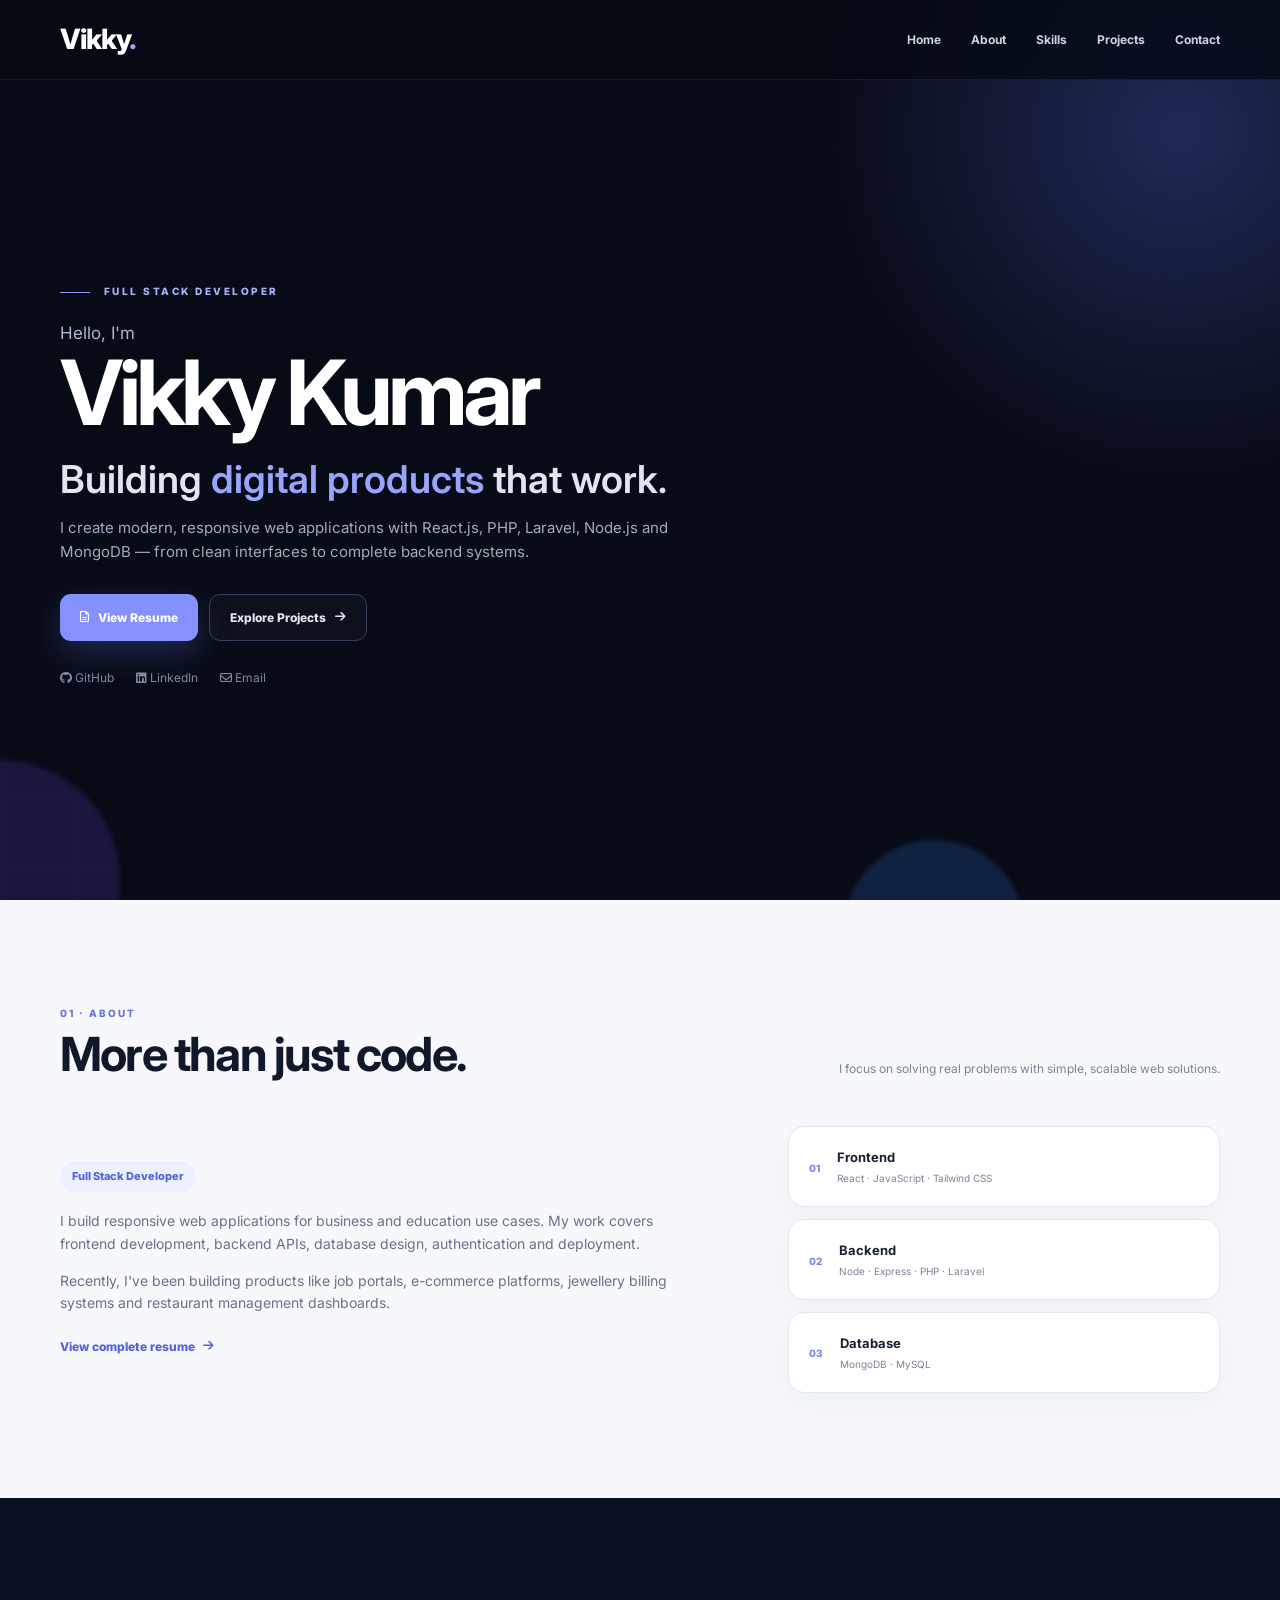
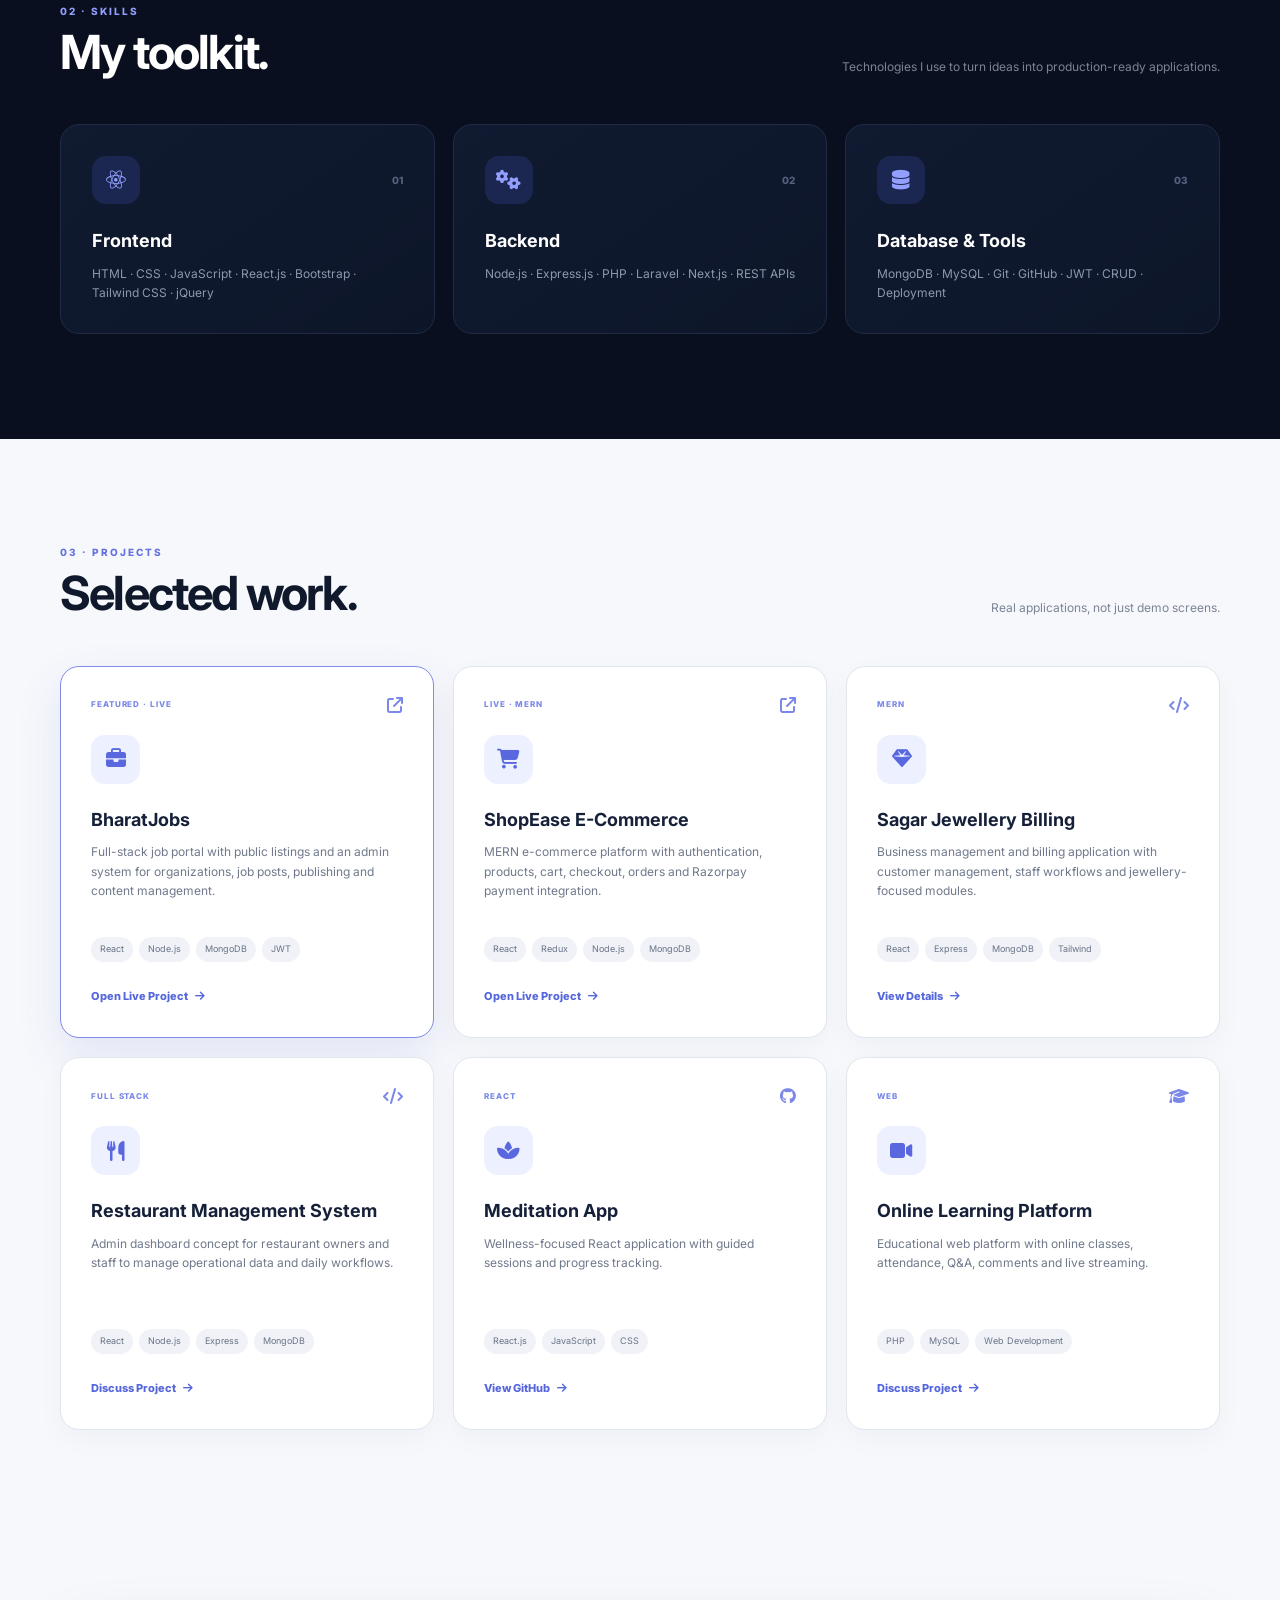
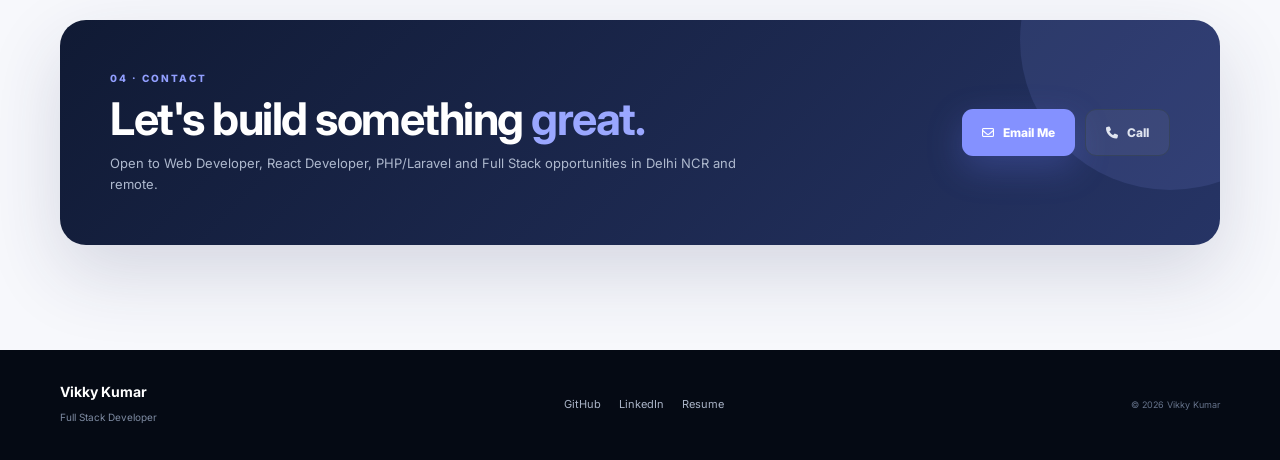
<file: index.html>
<!DOCTYPE html><html lang="en"><head><meta charset="UTF-8"><meta name="viewport" content="width=device-width,initial-scale=1.0"><meta name="description" content="Vikky Kumar - Full Stack Developer"><title>Vikky Kumar | Full Stack Developer</title><link rel="preconnect" href="https://fonts.googleapis.com"><link rel="preconnect" href="https://fonts.gstatic.com" crossorigin><link href="https://fonts.googleapis.com/css2?family=Inter:wght@400;500;600;700;800&display=swap" rel="stylesheet"><link rel="stylesheet" href="https://cdnjs.cloudflare.com/ajax/libs/font-awesome/6.5.2/css/all.min.css"><link rel="stylesheet" href="style.css?v=17"></head><body>
<header class="navbar"><div class="nav-inner"><a class="logo" href="#home">Vikky<span>.</span></a><button class="menu-toggle" aria-label="Open menu"><i class="fa-solid fa-bars"></i></button><nav class="menu"><a href="#home">Home</a><a href="#about">About</a><a href="#skills">Skills</a><a href="#projects">Projects</a><a href="#contact">Contact</a></nav></div></header><main>
<section class="hero" id="home"><div class="hero-orb orb-one"></div><div class="hero-orb orb-two"></div><div class="container hero-grid"><div class="hero-copy"><div class="eyebrow"><span></span> FULL STACK DEVELOPER</div><p class="hello">Hello, I'm</p><h1>Vikky Kumar</h1><h2>Building <span>digital products</span> that work.</h2><p class="hero-text">I create modern, responsive web applications with React.js, PHP, Laravel, Node.js and MongoDB — from clean interfaces to complete backend systems.</p><div class="hero-actions"><a class="btn primary" href="resume.html?v=17" target="_blank"><i class="fa-regular fa-file-lines"></i> View Resume</a><a class="btn secondary" href="#projects">Explore Projects <i class="fa-solid fa-arrow-right"></i></a></div><div class="quick-links"><a href="https://github.com/vickypatel88048" target="_blank"><i class="fa-brands fa-github"></i> GitHub</a><a href="https://www.linkedin.com/in/vikky-kumar-9b2692193/" target="_blank"><i class="fa-brands fa-linkedin"></i> LinkedIn</a><a href="https://mail.google.com/mail/?view=cm&fs=1&to=vicky.patel88048@gmail.com" target="_blank"><i class="fa-regular fa-envelope"></i> Email</a></div></div></div></section>
<section class="section about" id="about"><div class="container"><div class="section-label">01 · ABOUT</div><div class="section-title-row"><h2>More than just code.</h2><p>I focus on solving real problems with simple, scalable web solutions.</p></div><div class="about-grid"><div class="about-copy"><div class="role">Full Stack Developer</div><p>I build responsive web applications for business and education use cases. My work covers frontend development, backend APIs, database design, authentication and deployment.</p><p>Recently, I've been building products like job portals, e-commerce platforms, jewellery billing systems and restaurant management dashboards.</p><a class="text-link" href="resume.html?v=17" target="_blank">View complete resume <i class="fa-solid fa-arrow-right"></i></a></div><div class="about-side"><div class="mini-card"><span class="num">01</span><div><strong>Frontend</strong><span>React · JavaScript · Tailwind CSS</span></div></div><div class="mini-card"><span class="num">02</span><div><strong>Backend</strong><span>Node · Express · PHP · Laravel</span></div></div><div class="mini-card"><span class="num">03</span><div><strong>Database</strong><span>MongoDB · MySQL</span></div></div></div></div></div></section>
<section class="section dark-section" id="skills"><div class="container"><div class="section-label light-label">02 · SKILLS</div><div class="section-title-row light-title"><h2>My toolkit.</h2><p>Technologies I use to turn ideas into production-ready applications.</p></div><div class="skills-grid"><div class="skill-box"><div class="skill-top"><i class="fa-brands fa-react"></i><span>01</span></div><h3>Frontend</h3><p>HTML · CSS · JavaScript · React.js · Bootstrap · Tailwind CSS · jQuery</p></div><div class="skill-box"><div class="skill-top"><i class="fa-solid fa-gears"></i><span>02</span></div><h3>Backend</h3><p>Node.js · Express.js · PHP · Laravel · Next.js · REST APIs</p></div><div class="skill-box"><div class="skill-top"><i class="fa-solid fa-database"></i><span>03</span></div><h3>Database &amp; Tools</h3><p>MongoDB · MySQL · Git · GitHub · JWT · CRUD · Deployment</p></div></div></div></section>
<section class="section projects" id="projects"><div class="container"><div class="section-label">03 · PROJECTS</div><div class="section-title-row"><h2>Selected work.</h2><p>Real applications, not just demo screens.</p></div><div class="project-grid"><article class="project-card featured"><div class="project-top"><span>FEATURED · LIVE</span><i class="fa-solid fa-arrow-up-right-from-square"></i></div><div class="project-icon"><i class="fa-solid fa-briefcase"></i></div><h3>BharatJobs</h3><p>Full-stack job portal with public listings and an admin system for organizations, job posts, publishing and content management.</p><div class="tags"><span>React</span><span>Node.js</span><span>MongoDB</span><span>JWT</span></div><a href="https://bharatjob.vercel.app/" target="_blank">Open Live Project <i class="fa-solid fa-arrow-right"></i></a></article><article class="project-card"><div class="project-top"><span>LIVE · MERN</span><i class="fa-solid fa-arrow-up-right-from-square"></i></div><div class="project-icon"><i class="fa-solid fa-cart-shopping"></i></div><h3>ShopEase E-Commerce</h3><p>MERN e-commerce platform with authentication, products, cart, checkout, orders and Razorpay payment integration.</p><div class="tags"><span>React</span><span>Redux</span><span>Node.js</span><span>MongoDB</span></div><a href="https://shopease-mern-git-main-vickypatel88048s-projects.vercel.app/" target="_blank">Open Live Project <i class="fa-solid fa-arrow-right"></i></a></article><article class="project-card"><div class="project-top"><span>MERN</span><i class="fa-solid fa-code"></i></div><div class="project-icon"><i class="fa-solid fa-gem"></i></div><h3>Sagar Jewellery Billing</h3><p>Business management and billing application with customer management, staff workflows and jewellery-focused modules.</p><div class="tags"><span>React</span><span>Express</span><span>MongoDB</span><span>Tailwind</span></div><a href="resume.html?v=17" target="_blank">View Details <i class="fa-solid fa-arrow-right"></i></a></article><article class="project-card"><div class="project-top"><span>FULL STACK</span><i class="fa-solid fa-code"></i></div><div class="project-icon"><i class="fa-solid fa-utensils"></i></div><h3>Restaurant Management System</h3><p>Admin dashboard concept for restaurant owners and staff to manage operational data and daily workflows.</p><div class="tags"><span>React</span><span>Node.js</span><span>Express</span><span>MongoDB</span></div><a href="https://mail.google.com/mail/?view=cm&fs=1&to=vicky.patel88048@gmail.com&su=Restaurant%20Management%20System" target="_blank">Discuss Project <i class="fa-solid fa-arrow-right"></i></a></article><article class="project-card"><div class="project-top"><span>REACT</span><i class="fa-brands fa-github"></i></div><div class="project-icon"><i class="fa-solid fa-spa"></i></div><h3>Meditation App</h3><p>Wellness-focused React application with guided sessions and progress tracking.</p><div class="tags"><span>React.js</span><span>JavaScript</span><span>CSS</span></div><a href="https://github.com/vickypatel88048/Meditation-App" target="_blank">View GitHub <i class="fa-solid fa-arrow-right"></i></a></article><article class="project-card"><div class="project-top"><span>WEB</span><i class="fa-solid fa-graduation-cap"></i></div><div class="project-icon"><i class="fa-solid fa-video"></i></div><h3>Online Learning Platform</h3><p>Educational web platform with online classes, attendance, Q&amp;A, comments and live streaming.</p><div class="tags"><span>PHP</span><span>MySQL</span><span>Web Development</span></div><a href="https://mail.google.com/mail/?view=cm&fs=1&to=vicky.patel88048@gmail.com&su=Online%20Learning%20Platform" target="_blank">Discuss Project <i class="fa-solid fa-arrow-right"></i></a></article></div></div></section>
<section class="section contact" id="contact"><div class="container contact-card"><div><div class="section-label light-label">04 · CONTACT</div><h2>Let's build something <span>great.</span></h2><p>Open to Web Developer, React Developer, PHP/Laravel and Full Stack opportunities in Delhi NCR and remote.</p></div><div class="contact-actions"><a class="btn primary" href="https://mail.google.com/mail/?view=cm&fs=1&to=vicky.patel88048@gmail.com" target="_blank"><i class="fa-regular fa-envelope"></i> Email Me</a><a class="btn secondary" href="tel:8804820605"><i class="fa-solid fa-phone"></i> Call</a></div></div></section></main>
<footer><div class="container footer-inner"><div><strong>Vikky Kumar</strong><span>Full Stack Developer</span></div><div class="footer-links"><a href="https://github.com/vickypatel88048" target="_blank">GitHub</a><a href="https://www.linkedin.com/in/vikky-kumar-9b2692193/" target="_blank">LinkedIn</a><a href="resume.html?v=17" target="_blank">Resume</a></div><small>© 2026 Vikky Kumar</small></div></footer><script src="script.js"></script></body></html>
</file>
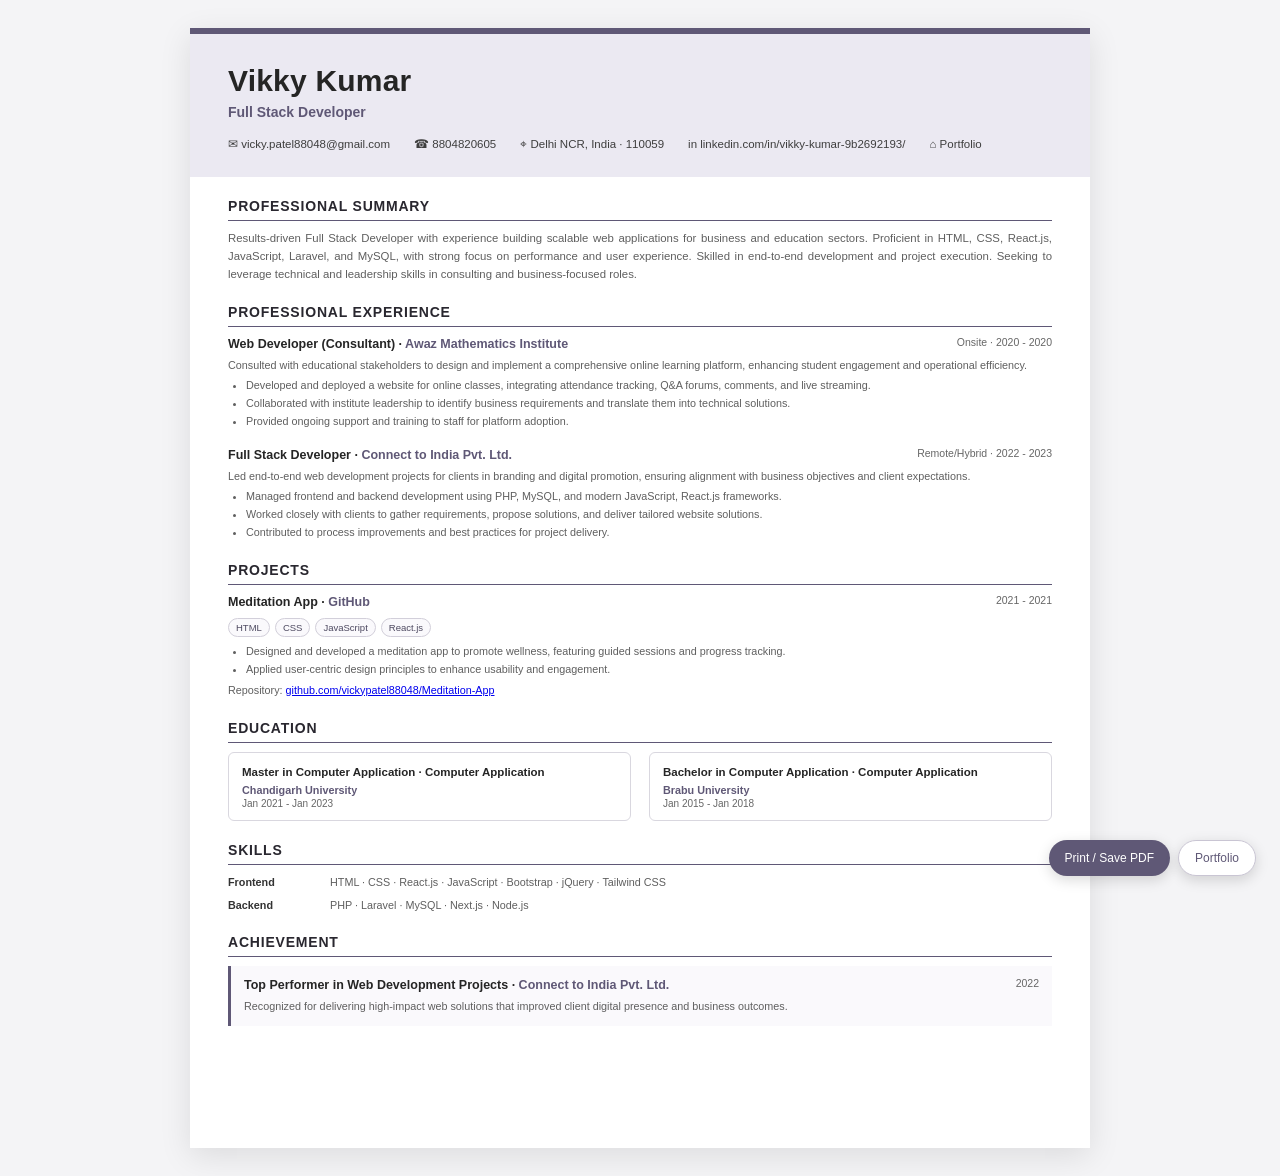
<file: resume.html>
<!DOCTYPE html>
<html lang="en">
<head>
<meta charset="UTF-8">
<meta name="viewport" content="width=device-width, initial-scale=1.0">
<meta name="description" content="Vikky Kumar - Full Stack Developer Resume">
<title>Vikky Kumar | Full Stack Developer Resume</title>
<style>
:root{--accent:#5f5876;--accent-light:#ebe9f2;--text:#252525;--muted:#5f5f5f;--line:#d9d7df}
*{box-sizing:border-box}
html{scroll-behavior:smooth}
body{margin:0;background:#f4f4f6;color:var(--text);font-family:Arial,Helvetica,sans-serif;-webkit-font-smoothing:antialiased}
.page{width:min(900px,100%);margin:28px auto;background:#fff;box-shadow:0 8px 30px rgba(0,0,0,.10);min-height:1120px}
.header{background:var(--accent-light);padding:30px 38px 24px;border-top:6px solid var(--accent)}
h1{font-size:30px;line-height:1.1;margin:0 0 7px;letter-spacing:.2px}
.role{font-size:14px;font-weight:700;color:var(--accent);margin-bottom:16px}
.contact{display:flex;flex-wrap:wrap;gap:7px 24px;font-size:11.5px;line-height:1.5;color:#3e3e3e}
.contact a{color:#3e3e3e;text-decoration:none}.contact a:hover{text-decoration:underline}
.content{padding:0 38px 34px}
.section{margin-top:21px}.title{font-size:14px;text-transform:uppercase;letter-spacing:.8px;font-weight:700;margin:0 0 9px;padding-bottom:6px;border-bottom:1.5px solid var(--accent);color:#29272f}
.summary{font-size:11.4px;line-height:1.55;color:var(--muted);margin:0;text-align:justify}
.job,.project{margin:0 0 17px}.head{display:flex;justify-content:space-between;gap:20px;align-items:flex-start}.job-title,.project-title{font-size:12.5px;font-weight:700;line-height:1.35}.company{color:var(--accent)}.date{font-size:10.5px;color:#666;white-space:nowrap;text-align:right}
.desc,.job li,.project li,.achievement p{font-size:10.8px;line-height:1.48;color:var(--muted)}.desc{margin:5px 0 3px}.job ul,.project ul{margin:4px 0 0;padding-left:18px}.job li,.project li{margin:2px 0}
.tech{display:flex;flex-wrap:wrap;gap:5px;margin:7px 0}.tag{font-size:9.5px;padding:3px 7px;border:1px solid #d2cfda;border-radius:10px;color:#4d4960;background:#faf9fc}
.education{display:grid;grid-template-columns:1fr 1fr;gap:18px}.edu{padding:11px 13px;border:1px solid var(--line);border-radius:6px}.degree{font-size:11.5px;font-weight:700;line-height:1.4}.uni{font-size:10.8px;color:var(--accent);font-weight:700;margin:4px 0 2px}.edu-date{font-size:10px;color:#666}
.skills{display:grid;grid-template-columns:90px 1fr;gap:7px 12px;font-size:10.8px;line-height:1.5;color:var(--muted)}.skill-label{font-weight:700;color:#333}
.achievement{padding:11px 13px;border-left:3px solid var(--accent);background:#faf9fc}.achievement p{margin:5px 0 0}
.actions{position:fixed;right:24px;bottom:24px;display:flex;gap:8px}.btn{border:0;border-radius:22px;padding:10px 16px;background:var(--accent);color:#fff;text-decoration:none;font-size:12px;cursor:pointer;box-shadow:0 4px 14px rgba(0,0,0,.15)}.btn.secondary{background:#fff;color:var(--accent);border:1px solid #c9c5d3}
@media(max-width:700px){body{background:#fff}.page{margin:0;box-shadow:none;min-height:0}.header{padding:25px 22px 20px}.content{padding:0 22px 30px}.head{display:block}.date{text-align:left;margin-top:3px}.education{grid-template-columns:1fr}.contact{gap:5px 14px}.summary{text-align:left}.actions{right:14px;bottom:14px}}
@media print{body{background:#fff}.page{width:100%;margin:0;box-shadow:none}.actions{display:none}.header{print-color-adjust:exact;-webkit-print-color-adjust:exact}.tag,.achievement,.edu{print-color-adjust:exact;-webkit-print-color-adjust:exact}}
</style>
</head>
<body>
<main class="page">
<header class="header">
<h1>Vikky Kumar</h1>
<div class="role">Full Stack Developer</div>
<div class="contact">
<span>✉ <a href="mailto:vicky.patel88048@gmail.com">vicky.patel88048@gmail.com</a></span>
<span>☎ <a href="tel:+918804820605">8804820605</a></span>
<span>⌖ Delhi NCR, India · 110059</span>
<span>in <a href="https://www.linkedin.com/in/vikky-kumar-9b2692193/" target="_blank" rel="noopener">linkedin.com/in/vikky-kumar-9b2692193/</a></span>
<span>⌂ <a href="https://vickypatel88048.github.io/portfolio/" target="_blank" rel="noopener">Portfolio</a></span>
</div>
</header>

<div class="content">
<section class="section">
<h2 class="title">Professional Summary</h2>
<p class="summary">Results-driven Full Stack Developer with experience building scalable web applications for business and education sectors. Proficient in HTML, CSS, React.js, JavaScript, Laravel, and MySQL, with strong focus on performance and user experience. Skilled in end-to-end development and project execution. Seeking to leverage technical and leadership skills in consulting and business-focused roles.</p>
</section>

<section class="section">
<h2 class="title">Professional Experience</h2>
<article class="job">
<div class="head"><div class="job-title">Web Developer (Consultant) · <span class="company">Awaz Mathematics Institute</span></div><div class="date">Onsite · 2020 - 2020</div></div>
<p class="desc">Consulted with educational stakeholders to design and implement a comprehensive online learning platform, enhancing student engagement and operational efficiency.</p>
<ul><li>Developed and deployed a website for online classes, integrating attendance tracking, Q&amp;A forums, comments, and live streaming.</li><li>Collaborated with institute leadership to identify business requirements and translate them into technical solutions.</li><li>Provided ongoing support and training to staff for platform adoption.</li></ul>
</article>
<article class="job">
<div class="head"><div class="job-title">Full Stack Developer · <span class="company">Connect to India Pvt. Ltd.</span></div><div class="date">Remote/Hybrid · 2022 - 2023</div></div>
<p class="desc">Led end-to-end web development projects for clients in branding and digital promotion, ensuring alignment with business objectives and client expectations.</p>
<ul><li>Managed frontend and backend development using PHP, MySQL, and modern JavaScript, React.js frameworks.</li><li>Worked closely with clients to gather requirements, propose solutions, and deliver tailored website solutions.</li><li>Contributed to process improvements and best practices for project delivery.</li></ul>
</article>
</section>

<section class="section">
<h2 class="title">Projects</h2>
<article class="project">
<div class="head"><div class="project-title">Meditation App · <span class="company">GitHub</span></div><div class="date">2021 - 2021</div></div>
<div class="tech"><span class="tag">HTML</span><span class="tag">CSS</span><span class="tag">JavaScript</span><span class="tag">React.js</span></div>
<ul><li>Designed and developed a meditation app to promote wellness, featuring guided sessions and progress tracking.</li><li>Applied user-centric design principles to enhance usability and engagement.</li></ul>
<div class="desc">Repository: <a href="https://github.com/vickypatel88048/Meditation-App" target="_blank" rel="noopener">github.com/vickypatel88048/Meditation-App</a></div>
</article>
</section>

<section class="section">
<h2 class="title">Education</h2>
<div class="education">
<div class="edu"><div class="degree">Master in Computer Application · Computer Application</div><div class="uni">Chandigarh University</div><div class="edu-date">Jan 2021 - Jan 2023</div></div>
<div class="edu"><div class="degree">Bachelor in Computer Application · Computer Application</div><div class="uni">Brabu University</div><div class="edu-date">Jan 2015 - Jan 2018</div></div>
</div>
</section>

<section class="section">
<h2 class="title">Skills</h2>
<div class="skills">
<div class="skill-label">Frontend</div><div>HTML · CSS · React.js · JavaScript · Bootstrap · jQuery · Tailwind CSS</div>
<div class="skill-label">Backend</div><div>PHP · Laravel · MySQL · Next.js · Node.js</div>
</div>
</section>

<section class="section">
<h2 class="title">Achievement</h2>
<div class="achievement"><div class="head"><div class="job-title">Top Performer in Web Development Projects · <span class="company">Connect to India Pvt. Ltd.</span></div><div class="date">2022</div></div><p>Recognized for delivering high-impact web solutions that improved client digital presence and business outcomes.</p></div>
</section>
</div>
</main>
<div class="actions"><button class="btn" onclick="window.print()">Print / Save PDF</button><a class="btn secondary" href="https://vickypatel88048.github.io/portfolio/">Portfolio</a></div>
</body>
</html>
</file>
<file: style.css>
*{margin:0;padding:0;box-sizing:border-box}html{scroll-behavior:smooth}body{font-family:'Inter',sans-serif;color:#172033;background:#f7f8fc;line-height:1.6}a{text-decoration:none;color:inherit}.container{width:min(1160px,92%);margin:auto}.navbar{position:fixed;top:0;left:0;width:100%;z-index:1000;padding:17px 0;background:rgba(5,9,18,.78);backdrop-filter:blur(20px);border-bottom:1px solid rgba(255,255,255,.07)}.nav-inner{width:min(1160px,92%);margin:auto;display:flex;align-items:center;justify-content:space-between}.logo{font-size:28px;font-weight:800;color:#fff;letter-spacing:-1px}.logo span{color:#9aa7ff}.menu{display:flex;gap:30px}.menu a{font-size:12px;font-weight:700;color:#cbd4e5;transition:.2s}.menu a:hover{color:#a5b0ff}.menu-toggle{display:none;background:none;border:0;color:#fff;font-size:20px}.hero{min-height:100vh;display:flex;align-items:center;position:relative;overflow:hidden;background:#070b16;color:#fff}.hero:before{content:'';position:absolute;width:760px;height:760px;right:-280px;top:-250px;background:radial-gradient(circle,rgba(100,116,255,.28),transparent 67%)}.hero:after{content:'';position:absolute;inset:0;opacity:.2;background-image:linear-gradient(rgba(255,255,255,.028) 1px,transparent 1px),linear-gradient(90deg,rgba(255,255,255,.028) 1px,transparent 1px);background-size:72px 72px}.hero-orb{position:absolute;border-radius:50%;filter:blur(2px);opacity:.18}.orb-one{width:240px;height:240px;background:#7047ef;left:-120px;bottom:-100px}.orb-two{width:180px;height:180px;background:#3d8bff;right:20%;bottom:-120px}.hero-grid{display:block;position:relative;z-index:2;padding-top:70px}.eyebrow{font-size:10px;letter-spacing:2.5px;color:#aab5ff;font-weight:800;margin-bottom:21px}.eyebrow span{display:inline-block;width:30px;height:1px;background:#8d9aff;vertical-align:middle;margin-right:9px}.hello{font-size:17px;color:#aeb9ce}.hero h1{font-size:clamp(55px,7.5vw,90px);line-height:.95;letter-spacing:-5px;margin-top:3px}.hero h2{font-size:clamp(25px,3vw,40px);margin:20px 0 14px;font-weight:600;color:#dfe5f1;line-height:1.2}.hero h2 span{color:#98a5ff}.hero-text{max-width:630px;color:#a0acc0;font-size:15px;margin:0 0 30px}.hero-actions{display:flex;gap:11px;flex-wrap:wrap}.btn{display:inline-flex;align-items:center;justify-content:center;gap:9px;padding:13px 20px;border-radius:11px;font-size:12px;font-weight:800;transition:.25s}.btn.primary{background:#8491ff;color:#fff;box-shadow:0 12px 35px rgba(112,127,255,.25)}.btn.primary:hover{transform:translateY(-3px);background:#98a5ff}.btn.secondary{border:1px solid #36435e;color:#e0e5f0;background:rgba(255,255,255,.025)}.btn.secondary:hover{border-color:#8a97ff;transform:translateY(-2px)}.quick-links{display:flex;gap:22px;margin-top:27px;color:#7f8ba1;font-size:12px}.quick-links a:hover{color:#fff}.section{padding:105px 0}.section-label{font-size:10px;font-weight:800;letter-spacing:2px;color:#6573df}.section-title-row{display:flex;align-items:end;justify-content:space-between;gap:40px;margin:8px 0 48px}.section-title-row h2{font-size:clamp(32px,4vw,47px);line-height:1.05;letter-spacing:-1.8px;color:#10192b}.section-title-row p{max-width:390px;font-size:12px;color:#7b8495}.light-label{color:#929fff}.light-title h2{color:#fff}.about-grid{display:grid;grid-template-columns:1.2fr .8fr;gap:80px;align-items:center}.about-copy .role{display:inline-block;padding:7px 12px;background:#edf0ff;color:#5364dc;border-radius:30px;font-size:11px;font-weight:800;margin-bottom:18px}.about-copy p{font-size:14px;color:#687286;margin-bottom:15px;max-width:720px}.text-link{display:inline-flex;align-items:center;gap:8px;font-size:12px;font-weight:800;color:#5263db;margin-top:7px}.about-side{display:grid;gap:12px}.mini-card{display:flex;align-items:center;gap:17px;padding:20px;border:1px solid #e2e6ef;background:#fff;border-radius:16px;box-shadow:0 10px 30px rgba(28,36,62,.04)}.mini-card .num{font-size:10px;font-weight:800;color:#7986e8}.mini-card strong,.mini-card span{display:block}.mini-card strong{font-size:13px}.mini-card span{font-size:10px;color:#7b8495;margin-top:2px}.dark-section{background:#090f1e;color:#fff}.skills-grid{display:grid;grid-template-columns:repeat(3,1fr);gap:18px}.skill-box{padding:31px;border:1px solid #202c46;background:linear-gradient(145deg,#101a30,#0d1629);border-radius:19px;transition:.25s}.skill-box:hover{transform:translateY(-6px);border-color:#6978ed;box-shadow:0 20px 45px rgba(0,0,0,.16)}.skill-top{display:flex;align-items:center;justify-content:space-between;margin-bottom:23px}.skill-box>div i{width:48px;height:48px;border-radius:14px;display:grid;place-items:center;background:#1b2750;color:#929fff;font-size:20px}.skill-top span{font-size:10px;color:#55627e;font-weight:800}.skill-box h3{font-size:18px;margin-bottom:8px}.skill-box p{font-size:12px;color:#8d98ad}.projects{background:#f7f8fc}.project-grid{display:grid;grid-template-columns:repeat(3,1fr);gap:19px}.project-card{position:relative;padding:30px;border:1px solid #e1e5ee;background:#fff;border-radius:19px;transition:.25s;box-shadow:0 9px 28px rgba(28,36,62,.035)}.project-card:hover{transform:translateY(-7px);box-shadow:0 22px 45px rgba(28,36,62,.10);border-color:#a5aef0}.project-card.featured{border:1px solid #7f8be7;box-shadow:0 18px 45px rgba(75,88,190,.12)}.project-top{display:flex;justify-content:space-between;align-items:center;color:#7b88e8}.project-top span{font-size:8px;font-weight:800;letter-spacing:.9px}.project-icon{width:49px;height:49px;border-radius:14px;display:grid;place-items:center;background:#edf0ff;color:#5968df;font-size:20px;margin:22px 0}.project-card h3{font-size:18px;color:#162139;margin-bottom:8px}.project-card p{font-size:12px;color:#70798b;min-height:78px}.tags{display:flex;gap:6px;flex-wrap:wrap;margin:17px 0 20px}.tags span{font-size:9px;padding:5px 9px;border-radius:20px;background:#f0f2f7;color:#697387}.project-card>a{font-size:11px;color:#5667dd;font-weight:800;display:inline-flex;gap:7px;align-items:center}.contact{padding-top:85px}.contact-card{display:flex;justify-content:space-between;align-items:center;gap:35px;padding:50px;border-radius:26px;background:linear-gradient(135deg,#101a34,#263465);color:#fff;box-shadow:0 28px 75px rgba(35,45,90,.16);position:relative;overflow:hidden}.contact-card:after{content:'';position:absolute;width:300px;height:300px;border-radius:50%;right:-100px;top:-130px;background:rgba(140,153,255,.12)}.contact-card>div{position:relative;z-index:1}.contact-card h2{font-size:clamp(30px,4vw,45px);line-height:1.05;margin:9px 0 11px;letter-spacing:-1.5px}.contact-card h2 span{color:#9aa7ff}.contact-card p{max-width:650px;color:#aeb9ce;font-size:13px}.contact-actions{display:flex;gap:10px;flex-shrink:0;position:relative;z-index:2}.contact-actions .secondary{background:rgba(255,255,255,.05)}footer{background:#050a14;color:#fff;padding:31px 0}.footer-inner{display:flex;align-items:center;justify-content:space-between;gap:20px}.footer-inner strong{display:block;font-size:14px}.footer-inner span{font-size:10px;color:#7e8ba2}.footer-links{display:flex;gap:18px;font-size:11px;color:#aab4c7}.footer-links a:hover{color:#fff}.footer-inner small{font-size:9px;color:#66738b}@media(max-width:850px){.menu{display:none}.menu.open{display:flex;position:absolute;top:62px;left:4%;width:92%;padding:18px;flex-direction:column;gap:16px;background:#0d1730;border:1px solid #26324e;border-radius:13px}.menu-toggle{display:block}.hero-grid{padding-top:100px}.section-title-row{display:block}.section-title-row p{margin-top:12px}.about-grid{grid-template-columns:1fr;gap:35px}.skills-grid,.project-grid{grid-template-columns:1fr}.contact-card{flex-direction:column;align-items:flex-start}.footer-inner{flex-direction:column;align-items:flex-start}}@media(max-width:520px){.section{padding:75px 0}.hero h1{letter-spacing:-2px}.hero-text{font-size:13px}.quick-links{gap:14px;flex-wrap:wrap}.contact-card{padding:30px}.contact-actions{width:100%;flex-wrap:wrap}.footer-links{flex-wrap:wrap}}
</file>
